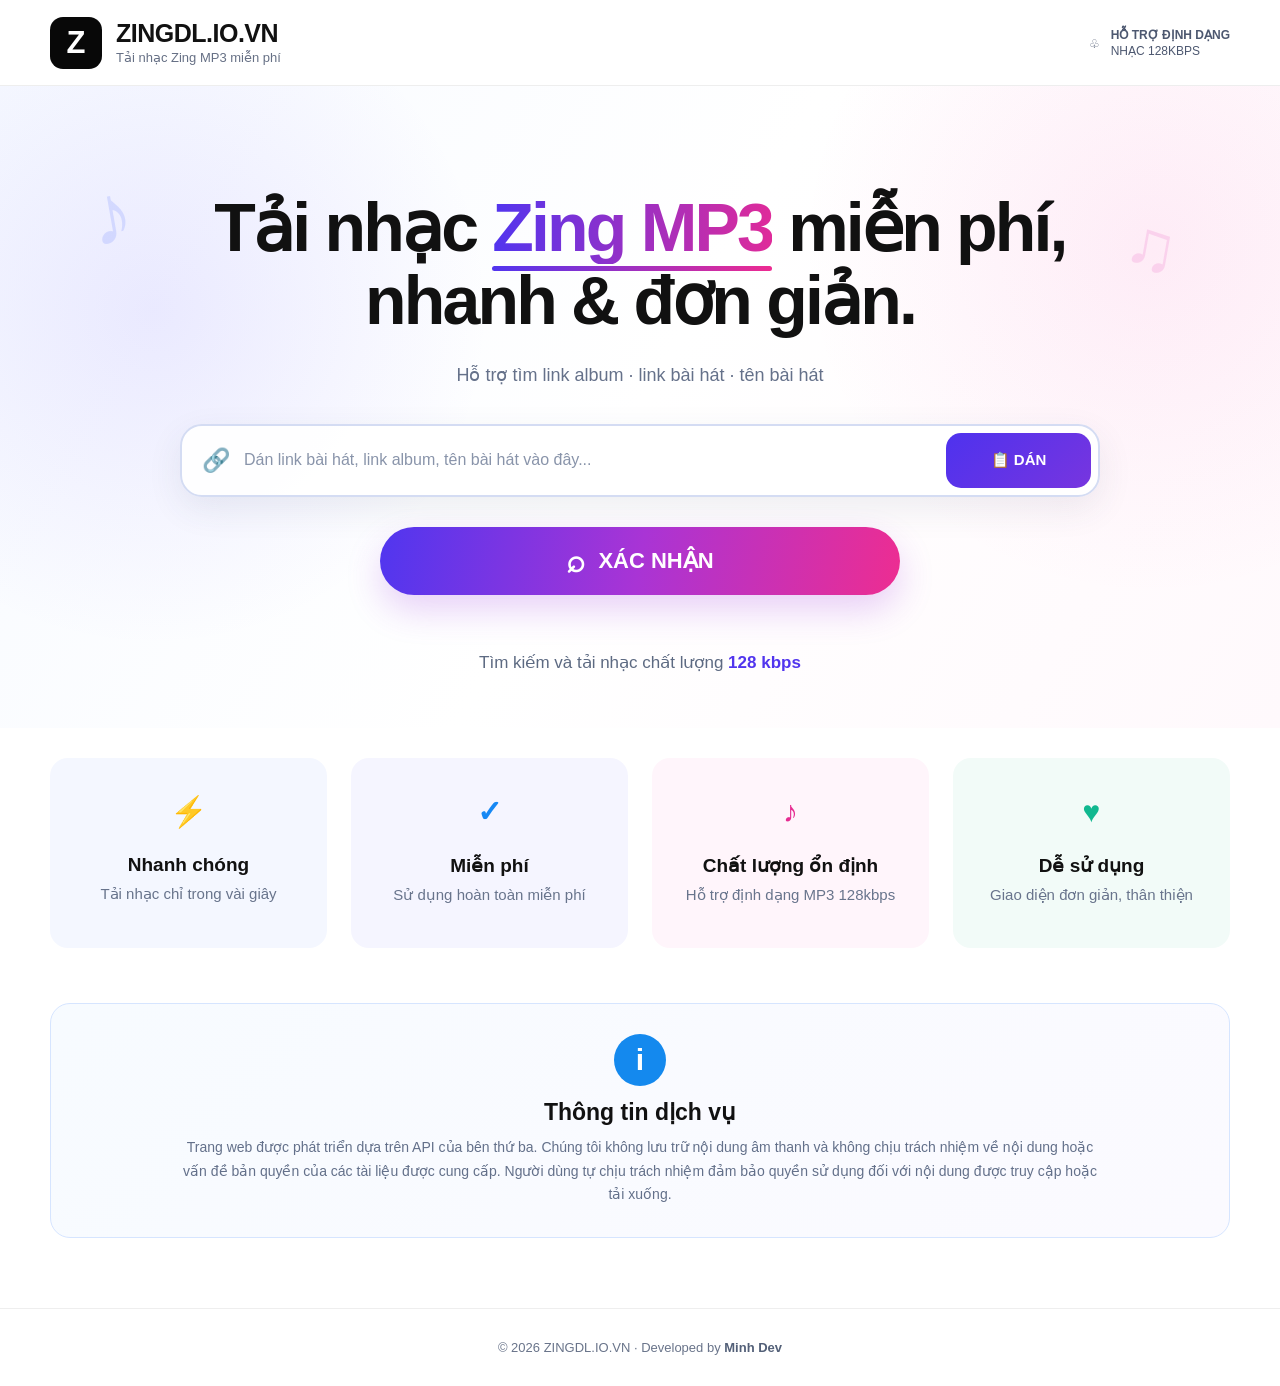
<file: index.html>
<!DOCTYPE html>
<html lang="vi">
<head>
    <meta charset="UTF-8">
    <meta name="viewport" content="width=device-width, initial-scale=1.0">

    <title>ZINGDL.IO.VN - Tải nhạc Zing MP3 miễn phí</title>

    <meta name="description"
          content="ZINGDL.IO.VN - Công cụ tìm kiếm và tải nhạc Zing MP3 nhanh chóng, đơn giản và tiện lợi.">

    <meta name="keywords"
          content="ZINGDL.IO.VN, tải nhạc Zing MP3, tải MP3, download Zing MP3">

    <meta name="robots" content="index, follow">

    <link rel="stylesheet" href="/assets/style.css?v=20260911m">

<!-- ALBUM_LAYOUT_FIX_START -->
<style id="album-layout-fix">

/* ===== KHUNG ALBUM ===== */

#albumBox {
    display: block !important;
    width: 100% !important;
    max-width: 1100px !important;
    margin: 18px auto !important;
    padding: 0 !important;
    box-sizing: border-box !important;
}

/* ===== DANH SÁCH 2 CỘT ===== */

#albumBox #albumList,
#albumBox .album-list {
    display: grid !important;

    grid-template-columns: repeat(2, minmax(0, 1fr)) !important;

    grid-auto-flow: row !important;

    gap: 8px !important;

    width: 100% !important;
    max-width: none !important;

    height: 500px !important;
    max-height: 500px !important;

    overflow-y: auto !important;
    overflow-x: hidden !important;

    padding: 7px !important;
    margin: 0 !important;

    box-sizing: border-box !important;

    background: rgba(255,255,255,.75) !important;

    border: 1px solid #e5e1ef !important;
    border-radius: 12px !important;
}

/* ===== MỖI BÀI 1 Ô RIÊNG ===== */

#albumBox #albumList .album-item,
#albumBox .album-list .album-item {
    display: flex !important;

    flex-direction: row !important;

    align-items: center !important;

    width: 100% !important;
    max-width: none !important;

    height: 46px !important;
    min-height: 46px !important;
    max-height: 46px !important;

    margin: 0 !important;

    padding: 4px 7px !important;

    box-sizing: border-box !important;

    background: #ffffff !important;

    border: 1px solid #e5e2ed !important;

    border-radius: 8px !important;

    box-shadow: 0 1px 4px rgba(60,40,120,.06) !important;

    gap: 6px !important;

    overflow: hidden !important;
}

/* ===== CHECKBOX ===== */

#albumBox .album-item .album-check {
    display: block !important;

    width: 14px !important;
    height: 14px !important;

    min-width: 14px !important;
    max-width: 14px !important;

    margin: 0 !important;
    padding: 0 !important;

    flex: 0 0 14px !important;
}

/* ===== ẢNH SIÊU GỌN ===== */

#albumBox .album-item .album-cover {
    display: block !important;

    width: 32px !important;
    height: 32px !important;

    min-width: 32px !important;
    max-width: 32px !important;

    min-height: 32px !important;
    max-height: 32px !important;

    flex: 0 0 32px !important;

    margin: 0 !important;
    padding: 0 !important;

    object-fit: cover !important;

    border-radius: 5px !important;
}

/* ===== THÔNG TIN ===== */

#albumBox .album-item .album-info {
    display: block !important;

    flex: 1 1 auto !important;

    min-width: 0 !important;
    max-width: none !important;

    overflow: hidden !important;
}

#albumBox .album-item strong {
    display: block !important;

    width: 100% !important;

    margin: 0 !important;
    padding: 0 !important;

    font-size: 11px !important;
    line-height: 14px !important;

    font-weight: 700 !important;

    white-space: nowrap !important;

    overflow: hidden !important;

    text-overflow: ellipsis !important;
}

#albumBox .album-item small {
    display: block !important;

    width: 100% !important;

    margin: 1px 0 0 !important;
    padding: 0 !important;

    font-size: 9px !important;
    line-height: 11px !important;

    color: #777 !important;

    white-space: nowrap !important;

    overflow: hidden !important;

    text-overflow: ellipsis !important;
}

/* ===== DUNG LƯỢNG ===== */

#albumBox .album-item .file-size {
    display: block !important;

    flex: 0 0 auto !important;

    margin: 0 !important;

    padding: 3px 5px !important;

    background: #f0edff !important;

    border-radius: 5px !important;

    color: #4c2bc7 !important;

    font-size: 9px !important;

    line-height: 13px !important;

    font-weight: 700 !important;

    white-space: nowrap !important;
}

/* ===== THANH CUỘN ===== */

#albumBox #albumList::-webkit-scrollbar,
#albumBox .album-list::-webkit-scrollbar {
    width: 6px !important;
}

#albumBox #albumList::-webkit-scrollbar-track,
#albumBox .album-list::-webkit-scrollbar-track {
    background: transparent !important;
}

#albumBox #albumList::-webkit-scrollbar-thumb,
#albumBox .album-list::-webkit-scrollbar-thumb {
    background: #c7c0df !important;
    border-radius: 10px !important;
}

/* ===== MOBILE ===== */

@media (max-width: 700px) {

    #albumBox {
        width: calc(100% - 16px) !important;
    }

    #albumBox #albumList,
    #albumBox .album-list {
        grid-template-columns: 1fr !important;

        height: 460px !important;
        max-height: 460px !important;
    }

    #albumBox .album-item {
        height: 46px !important;
        min-height: 46px !important;
        max-height: 46px !important;
    }

}

</style>
<!-- ALBUM_LAYOUT_FIX_END -->


<!-- SEO_START -->

<title>ZINGDL.IO.VN - Tải MP3 miễn phí, nghe nhạc trực tuyến</title>

<meta name="description"
      content="ZINGDL.IO.VN - Công cụ tìm kiếm, nghe và tải nhạc MP3 trực tuyến. Hỗ trợ tìm bài hát, album và playlist nhanh chóng, giao diện tối ưu cho máy tính và điện thoại.">

<meta name="robots"
      content="index, follow, max-image-preview:large">

<link rel="canonical"
      href="https://zingdl.io.vn/">

<meta name="author"
      content="Minh Dev">

<meta name="theme-color"
      content="#633cff">

<!-- Open Graph -->
<meta property="og:type"
      content="website">

<meta property="og:site_name"
      content="ZINGDL.IO.VN">

<meta property="og:title"
      content="ZINGDL.IO.VN - Tải MP3 miễn phí">

<meta property="og:description"
      content="Tìm kiếm, nghe và tải nhạc MP3 trực tuyến nhanh chóng với ZINGDL.IO.VN.">

<meta property="og:url"
      content="https://zingdl.io.vn/">

<!-- Twitter -->
<meta name="twitter:card"
      content="summary">

<meta name="twitter:title"
      content="ZINGDL.IO.VN - Tải MP3 miễn phí">

<meta name="twitter:description"
      content="Tìm kiếm, nghe và tải nhạc MP3 trực tuyến nhanh chóng.">

<!-- JSON-LD -->
<script type="application/ld+json">
{
  "@context": "https://schema.org",
  "@type": "WebSite",
  "name": "ZINGDL.IO.VN",
  "url": "https://zingdl.io.vn/",
  "description": "Công cụ tìm kiếm, nghe và tải nhạc MP3 trực tuyến.",
  "publisher": {
    "@type": "Organization",
    "name": "Minh Dev"
  },
  "potentialAction": {
    "@type": "SearchAction",
    "target": {
      "@type": "EntryPoint",
      "urlTemplate": "https://zingdl.io.vn/?q={search_term_string}"
    },
    "query-input": "required name=search_term_string"
  }
}
</script>

<!-- SEO_END -->


    <link rel="icon" href="/favicon.ico?v=20260912" type="image/x-icon">
    <link rel="shortcut icon" href="/favicon.ico?v=20260912" type="image/x-icon">
    <link rel="icon" href="/favicon-32.png?v=20260912" type="image/png" sizes="32x32">
    <link rel="icon" href="/favicon-16.png?v=20260912" type="image/png" sizes="16x16">
    <link rel="apple-touch-icon" href="/apple-touch-icon.png?v=20260912" sizes="180x180">

</head>

<body>

<header class="header">
    <div class="header-inner">

        <a href="/" class="brand">
            <div class="brand-logo">Z</div>

            <div class="brand-name">
                <strong>ZINGDL.IO.VN</strong>
                <span>Tải nhạc Zing MP3 miễn phí</span>
            </div>
        </a>

        <div class="header-support">
            <span class="headphone">♧</span>
            <div>
                <strong>HỖ TRỢ ĐỊNH DẠNG</strong>
                <span>NHẠC 128KBPS</span>
            </div>
        </div>

    </div>
</header>


<main>

<section class="hero">

    <div class="music-note note-left">♪</div>
    <div class="music-note note-right">♫</div>

    <div class="hero-content">

        <h1>
            Tải nhạc
            <span>Zing MP3</span>
            miễn phí,<br>
            nhanh &amp; đơn giản.
        </h1>

        <p class="subtitle">
            Hỗ trợ tìm link album · link bài hát · tên bài hát
        </p>


        <form id="searchForm" class="search-form">

            <div class="input-wrapper">

                <span class="link-icon">🔗</span>

                <input
                    id="url"
                    type="text"
                    placeholder="Dán link bài hát, link album, tên bài hát vào đây..."
                    autocomplete="off"
                    required
                >

                <button
                    id="pasteButton"
                    type="button"
                    class="paste-btn"
                >
                    📋 DÁN
                </button>

            </div>

            <button
                id="submit"
                type="submit"
                class="confirm-btn"
            >
                <span class="search-icon">⌕</span>
                XÁC NHẬN
            </button>

        </form>

        <div id="status" class="status"></div>

        <section id="result" class="result-card" hidden>

            <img id="cover" alt="Ảnh bài hát">

            <div class="song-info">

                <h2 id="title"></h2>

                <p id="artist"></p>

                <audio id="player" controls></audio>

                <a
                    id="download"
                    class="download-button"
                    href="#"
                >
                    ⬇ TẢI MP3 128KBPS
                </a>

            </div>

        </section>

        <section id="albumBox" class="album-box" hidden>

            <div class="album-header">

                <div>
                    <span class="small-label">ALBUM / PLAYLIST</span>
                    <h2 id="albumTitle"></h2>
                </div>

                <button
                    id="selectAll"
                    type="button"
                    class="select-all-button"
                >
                    ☑ CHỌN TẤT CẢ
                </button>

            </div>

            <div id="albumList" class="album-list"></div>

            <button
                id="downloadAll"
                type="button"
                class="download-all-button"
            >
                ⬇ TẢI TẤT CẢ
            </button>

        </section>

        <div class="quality-text">
            Tìm kiếm và tải nhạc chất lượng
            <strong>128 kbps</strong>
        </div>

    </div>

</section>


<section class="features">

    <div class="feature-card feature-blue">
        <div class="feature-icon">⚡</div>
        <h3>Nhanh chóng</h3>
        <p>Tải nhạc chỉ trong vài giây</p>
    </div>

    <div class="feature-card feature-purple">
        <div class="feature-icon">✓</div>
        <h3>Miễn phí</h3>
        <p>Sử dụng hoàn toàn miễn phí</p>
    </div>

    <div class="feature-card feature-pink">
        <div class="feature-icon">♪</div>
        <h3>Chất lượng ổn định</h3>
        <p>Hỗ trợ định dạng MP3 128kbps</p>
    </div>

    <div class="feature-card feature-green">
        <div class="feature-icon">♥</div>
        <h3>Dễ sử dụng</h3>
        <p>Giao diện đơn giản, thân thiện</p>
    </div>

</section>


<section class="service-section">

    <div class="service-box">

        <div class="service-icon">i</div>

        <h2>Thông tin dịch vụ</h2>

        <p>
            Trang web được phát triển dựa trên API của bên thứ ba.
            Chúng tôi không lưu trữ nội dung âm thanh và không chịu trách nhiệm
            về nội dung hoặc vấn đề bản quyền của các tài liệu được cung cấp.
            Người dùng tự chịu trách nhiệm đảm bảo quyền sử dụng đối với nội dung
            được truy cập hoặc tải xuống.
        </p>

    </div>

</section>

</main>


<footer class="footer">

    <p>
        © 2026 ZINGDL.IO.VN · Developed by <strong>Minh Dev</strong>
    </p>

</footer>





<script src="/assets/app.js?v=20260911g"></script>
</body>
</html>
</file>
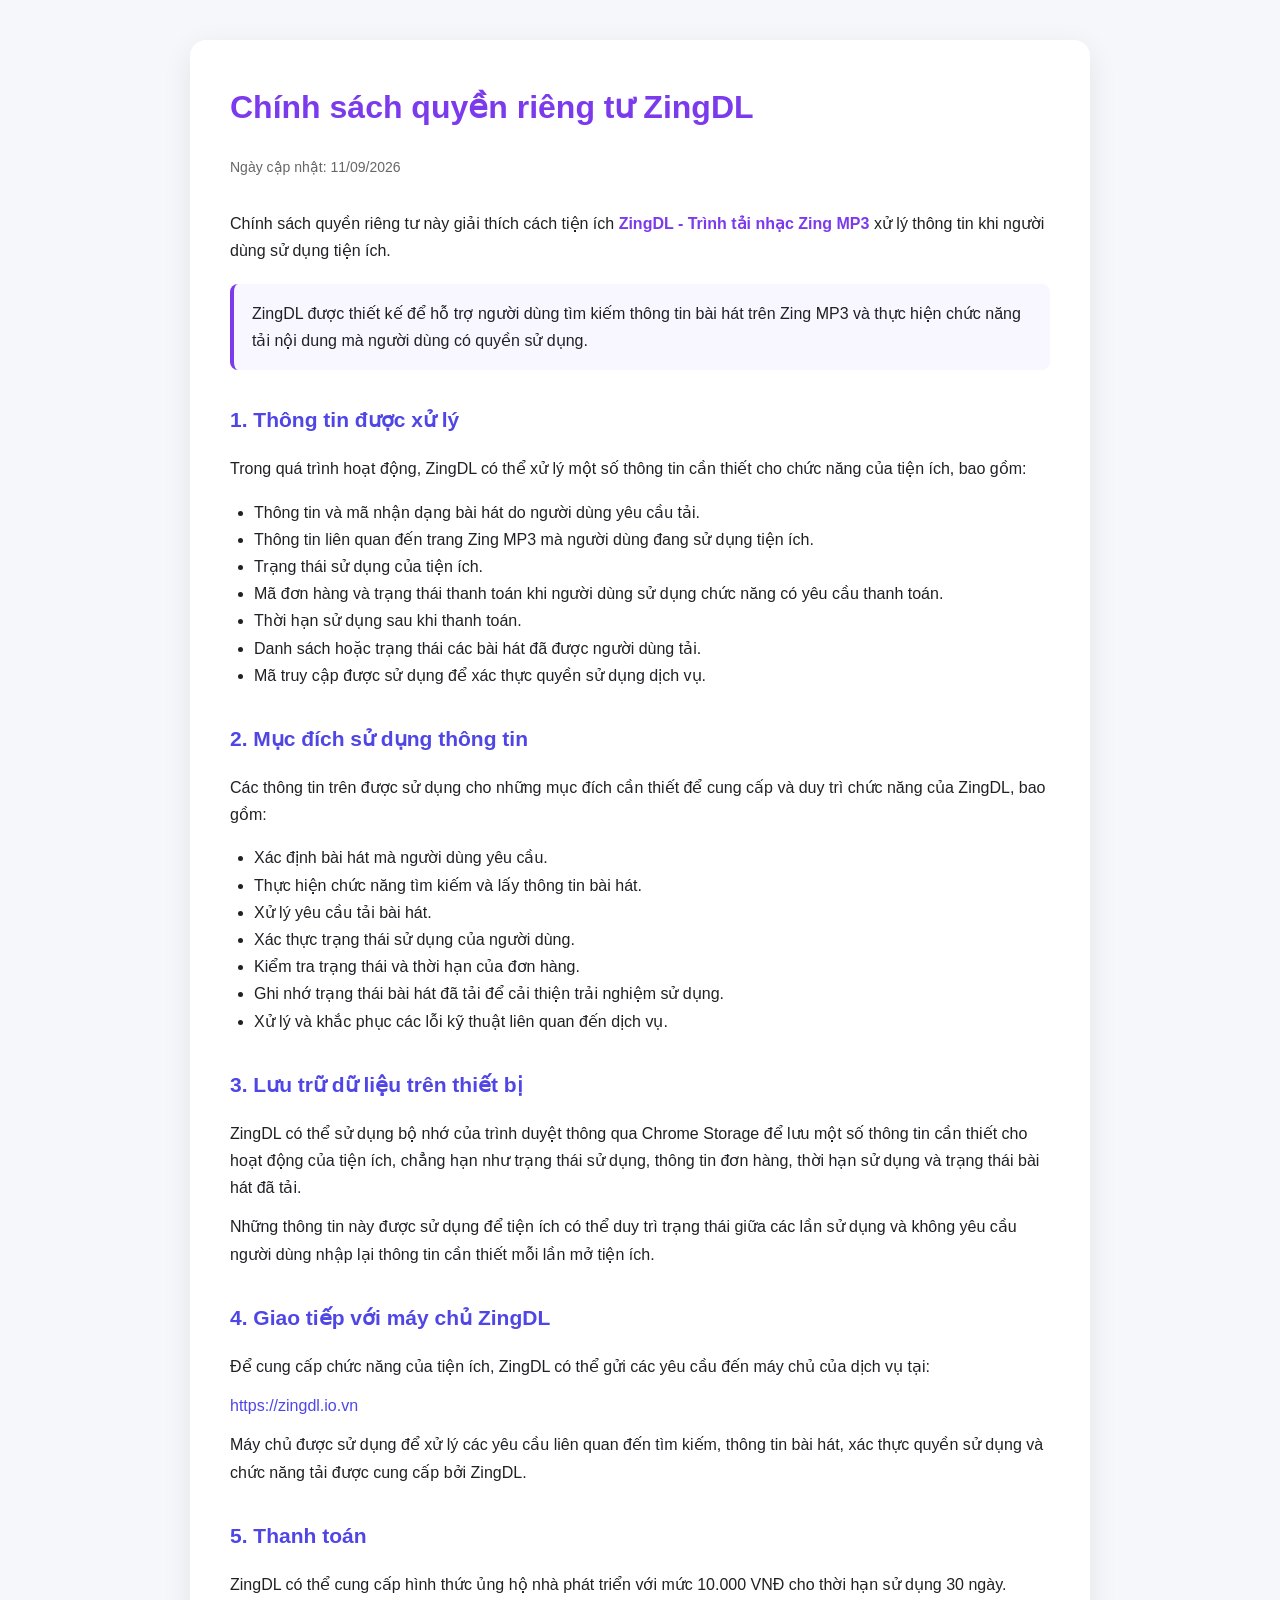
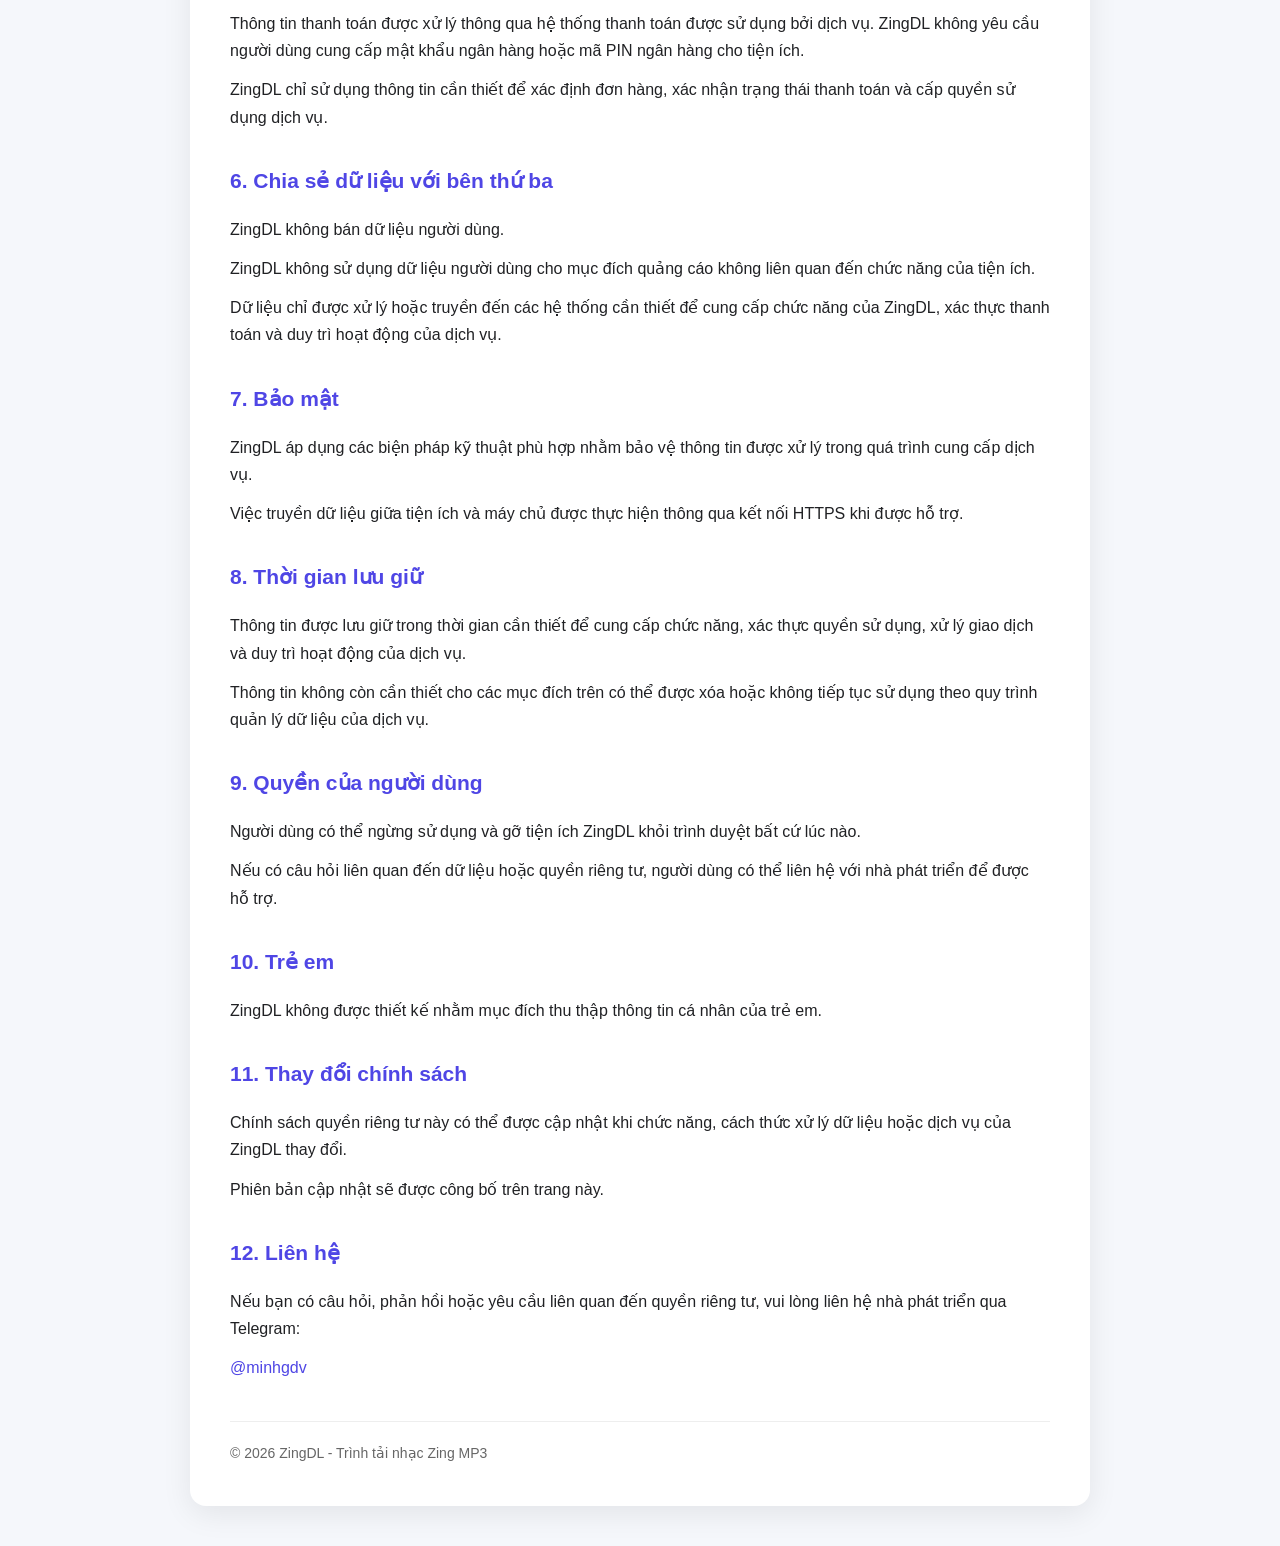
<file: privacy-policy/index.html>
<!DOCTYPE html>
<html lang="vi">
<head>
  <meta charset="UTF-8">
  <meta name="viewport" content="width=device-width, initial-scale=1.0">
  <title>Chính sách quyền riêng tư - ZingDL</title>
  <meta name="description" content="Chính sách quyền riêng tư của tiện ích ZingDL - Trình tải nhạc Zing MP3.">
  <style>
    * {
      box-sizing: border-box;
    }

    body {
      margin: 0;
      font-family: Arial, Helvetica, sans-serif;
      background: #f5f7fb;
      color: #202124;
      line-height: 1.7;
    }

    .container {
      width: min(900px, calc(100% - 32px));
      margin: 40px auto;
      background: #fff;
      padding: 40px;
      border-radius: 16px;
      box-shadow: 0 8px 30px rgba(0,0,0,.08);
    }

    h1 {
      margin-top: 0;
      color: #7c3aed;
      font-size: 32px;
    }

    h2 {
      margin-top: 32px;
      color: #4f46e5;
      font-size: 21px;
    }

    p {
      margin: 12px 0;
    }

    ul {
      padding-left: 24px;
    }

    .brand {
      font-weight: 700;
      color: #7c3aed;
    }

    .updated {
      color: #666;
      font-size: 14px;
      margin-bottom: 30px;
    }

    .box {
      background: #f8f7ff;
      border-left: 4px solid #7c3aed;
      padding: 16px 18px;
      border-radius: 8px;
      margin: 20px 0;
    }

    a {
      color: #4f46e5;
      text-decoration: none;
    }

    a:hover {
      text-decoration: underline;
    }

    footer {
      margin-top: 40px;
      padding-top: 20px;
      border-top: 1px solid #eee;
      color: #666;
      font-size: 14px;
    }

    @media (max-width: 600px) {
      .container {
        padding: 24px 20px;
        margin: 20px auto;
      }

      h1 {
        font-size: 26px;
      }

      h2 {
        font-size: 19px;
      }
    }
  </style>
</head>

<body>
  <main class="container">

    <h1>Chính sách quyền riêng tư ZingDL</h1>

    <div class="updated">
      Ngày cập nhật: 11/09/2026
    </div>

    <p>
      Chính sách quyền riêng tư này giải thích cách tiện ích
      <span class="brand">ZingDL - Trình tải nhạc Zing MP3</span>
      xử lý thông tin khi người dùng sử dụng tiện ích.
    </p>

    <div class="box">
      ZingDL được thiết kế để hỗ trợ người dùng tìm kiếm thông tin bài hát
      trên Zing MP3 và thực hiện chức năng tải nội dung mà người dùng có
      quyền sử dụng.
    </div>

    <h2>1. Thông tin được xử lý</h2>

    <p>
      Trong quá trình hoạt động, ZingDL có thể xử lý một số thông tin cần
      thiết cho chức năng của tiện ích, bao gồm:
    </p>

    <ul>
      <li>Thông tin và mã nhận dạng bài hát do người dùng yêu cầu tải.</li>
      <li>Thông tin liên quan đến trang Zing MP3 mà người dùng đang sử dụng tiện ích.</li>
      <li>Trạng thái sử dụng của tiện ích.</li>
      <li>Mã đơn hàng và trạng thái thanh toán khi người dùng sử dụng chức năng có yêu cầu thanh toán.</li>
      <li>Thời hạn sử dụng sau khi thanh toán.</li>
      <li>Danh sách hoặc trạng thái các bài hát đã được người dùng tải.</li>
      <li>Mã truy cập được sử dụng để xác thực quyền sử dụng dịch vụ.</li>
    </ul>

    <h2>2. Mục đích sử dụng thông tin</h2>

    <p>
      Các thông tin trên được sử dụng cho những mục đích cần thiết để
      cung cấp và duy trì chức năng của ZingDL, bao gồm:
    </p>

    <ul>
      <li>Xác định bài hát mà người dùng yêu cầu.</li>
      <li>Thực hiện chức năng tìm kiếm và lấy thông tin bài hát.</li>
      <li>Xử lý yêu cầu tải bài hát.</li>
      <li>Xác thực trạng thái sử dụng của người dùng.</li>
      <li>Kiểm tra trạng thái và thời hạn của đơn hàng.</li>
      <li>Ghi nhớ trạng thái bài hát đã tải để cải thiện trải nghiệm sử dụng.</li>
      <li>Xử lý và khắc phục các lỗi kỹ thuật liên quan đến dịch vụ.</li>
    </ul>

    <h2>3. Lưu trữ dữ liệu trên thiết bị</h2>

    <p>
      ZingDL có thể sử dụng bộ nhớ của trình duyệt thông qua
      Chrome Storage để lưu một số thông tin cần thiết cho hoạt động
      của tiện ích, chẳng hạn như trạng thái sử dụng, thông tin đơn hàng,
      thời hạn sử dụng và trạng thái bài hát đã tải.
    </p>

    <p>
      Những thông tin này được sử dụng để tiện ích có thể duy trì trạng thái
      giữa các lần sử dụng và không yêu cầu người dùng nhập lại thông tin
      cần thiết mỗi lần mở tiện ích.
    </p>

    <h2>4. Giao tiếp với máy chủ ZingDL</h2>

    <p>
      Để cung cấp chức năng của tiện ích, ZingDL có thể gửi các yêu cầu
      đến máy chủ của dịch vụ tại:
    </p>

    <p>
      <a href="https://zingdl.io.vn" target="_blank" rel="noopener">
        https://zingdl.io.vn
      </a>
    </p>

    <p>
      Máy chủ được sử dụng để xử lý các yêu cầu liên quan đến tìm kiếm,
      thông tin bài hát, xác thực quyền sử dụng và chức năng tải được
      cung cấp bởi ZingDL.
    </p>

    <h2>5. Thanh toán</h2>

    <p>
      ZingDL có thể cung cấp hình thức ủng hộ nhà phát triển với mức
      10.000 VNĐ cho thời hạn sử dụng 30 ngày.
    </p>

    <p>
      Thông tin thanh toán được xử lý thông qua hệ thống thanh toán được
      sử dụng bởi dịch vụ. ZingDL không yêu cầu người dùng cung cấp mật khẩu
      ngân hàng hoặc mã PIN ngân hàng cho tiện ích.
    </p>

    <p>
      ZingDL chỉ sử dụng thông tin cần thiết để xác định đơn hàng,
      xác nhận trạng thái thanh toán và cấp quyền sử dụng dịch vụ.
    </p>

    <h2>6. Chia sẻ dữ liệu với bên thứ ba</h2>

    <p>
      ZingDL không bán dữ liệu người dùng.
    </p>

    <p>
      ZingDL không sử dụng dữ liệu người dùng cho mục đích quảng cáo
      không liên quan đến chức năng của tiện ích.
    </p>

    <p>
      Dữ liệu chỉ được xử lý hoặc truyền đến các hệ thống cần thiết để
      cung cấp chức năng của ZingDL, xác thực thanh toán và duy trì hoạt động
      của dịch vụ.
    </p>

    <h2>7. Bảo mật</h2>

    <p>
      ZingDL áp dụng các biện pháp kỹ thuật phù hợp nhằm bảo vệ thông tin
      được xử lý trong quá trình cung cấp dịch vụ.
    </p>

    <p>
      Việc truyền dữ liệu giữa tiện ích và máy chủ được thực hiện thông qua
      kết nối HTTPS khi được hỗ trợ.
    </p>

    <h2>8. Thời gian lưu giữ</h2>

    <p>
      Thông tin được lưu giữ trong thời gian cần thiết để cung cấp chức năng,
      xác thực quyền sử dụng, xử lý giao dịch và duy trì hoạt động của dịch vụ.
    </p>

    <p>
      Thông tin không còn cần thiết cho các mục đích trên có thể được xóa
      hoặc không tiếp tục sử dụng theo quy trình quản lý dữ liệu của dịch vụ.
    </p>

    <h2>9. Quyền của người dùng</h2>

    <p>
      Người dùng có thể ngừng sử dụng và gỡ tiện ích ZingDL khỏi trình duyệt
      bất cứ lúc nào.
    </p>

    <p>
      Nếu có câu hỏi liên quan đến dữ liệu hoặc quyền riêng tư, người dùng
      có thể liên hệ với nhà phát triển để được hỗ trợ.
    </p>

    <h2>10. Trẻ em</h2>

    <p>
      ZingDL không được thiết kế nhằm mục đích thu thập thông tin cá nhân
      của trẻ em.
    </p>

    <h2>11. Thay đổi chính sách</h2>

    <p>
      Chính sách quyền riêng tư này có thể được cập nhật khi chức năng,
      cách thức xử lý dữ liệu hoặc dịch vụ của ZingDL thay đổi.
    </p>

    <p>
      Phiên bản cập nhật sẽ được công bố trên trang này.
    </p>

    <h2>12. Liên hệ</h2>

    <p>
      Nếu bạn có câu hỏi, phản hồi hoặc yêu cầu liên quan đến quyền riêng tư,
      vui lòng liên hệ nhà phát triển qua Telegram:
    </p>

    <p>
      <a href="https://t.me/minhgdv" target="_blank" rel="noopener">
        @minhgdv
      </a>
    </p>

    <footer>
      © 2026 ZingDL - Trình tải nhạc Zing MP3
    </footer>

  </main>
</body>
</html>
</file>
<file: assets/style.css>
* {
    box-sizing: border-box;
    margin: 0;
    padding: 0;
}

:root {
    --text: #111111;
    --muted: #68738a;
    --border: #e4e7ee;
    --purple: #5738f5;
    --pink: #ed2b91;
}

html {
    scroll-behavior: smooth;
}

body {
    min-height: 100vh;
    font-family:
        -apple-system,
        BlinkMacSystemFont,
        "Segoe UI",
        Roboto,
        Arial,
        sans-serif;

    color: var(--text);
    background: #ffffff;
}

button,
input {
    font-family: inherit;
}

button {
    cursor: pointer;
}

.header {
    height: 86px;
    border-bottom: 1px solid #eeeeee;
    background: rgba(255,255,255,.96);
}

.header-inner {
    width: min(1180px, calc(100% - 40px));
    height: 100%;
    margin: auto;

    display: flex;
    align-items: center;
    justify-content: space-between;
}

.brand {
    display: flex;
    align-items: center;
    gap: 14px;
    text-decoration: none;
    color: #111;
}

.brand-logo {
    width: 52px;
    height: 52px;

    display: flex;
    align-items: center;
    justify-content: center;

    border-radius: 13px;
    background: #080808;
    color: white;

    font-size: 31px;
    font-weight: 900;
}

.brand-name {
    display: flex;
    flex-direction: column;
    line-height: 1.15;
}

.brand-name strong {
    font-size: 25px;
    font-weight: 850;
    letter-spacing: -.5px;
}

.brand-name span {
    margin-top: 4px;
    color: #667085;
    font-size: 13px;
}

.header-support {
    display: flex;
    align-items: center;
    gap: 11px;

    color: #4d5870;
    font-size: 13px;
}

.header-support strong,
.header-support span {
    display: block;
}

.header-support strong {
    font-size: 12px;
}

.header-support span {
    margin-top: 2px;
    font-size: 12px;
}

.headphone {
    font-size: 30px;
}


/* HERO */

.hero {
    position: relative;
    overflow: hidden;

    padding: 105px 20px 55px;

    background:
        radial-gradient(
            circle at 12% 35%,
            rgba(92, 71, 255, .10),
            transparent 28%
        ),
        radial-gradient(
            circle at 90% 25%,
            rgba(244, 73, 174, .09),
            transparent 28%
        ),
        linear-gradient(
            120deg,
            #f7faff 0%,
            #ffffff 50%,
            #fff9fc 100%
        );
}

.hero-content {
    position: relative;
    z-index: 2;

    width: min(1000px, 100%);
    margin: auto;

    text-align: center;
}

.hero h1 {
    font-size: clamp(42px, 6vw, 68px);
    line-height: 1.08;
    letter-spacing: -2.8px;
    font-weight: 850;
}

.hero h1 span {
    display: inline-block;

    background: linear-gradient(
        90deg,
        #5135ef,
        #df2b9a
    );

    -webkit-background-clip: text;
    background-clip: text;
    color: transparent;

    position: relative;
}

.hero h1 span::after {
    content: "";

    position: absolute;
    left: 0;
    right: 0;
    bottom: -7px;

    height: 5px;

    border-radius: 20px;

    background: linear-gradient(
        90deg,
        #5135ef,
        #ed2b91
    );
}

.subtitle {
    margin-top: 26px;

    color: #65718a;
    font-size: 18px;
}


/* SEARCH */

.search-form {
    width: min(920px, 100%);
    margin: 38px auto 0;
}

.input-wrapper {
    width: 100%;
    min-height: 70px;

    display: flex;
    align-items: center;

    padding: 7px;

    border: 2px solid #d4dcf3;
    border-radius: 22px;

    background: rgba(255,255,255,.95);

    box-shadow:
        0 12px 35px rgba(53, 61, 100, .09);
}

.link-icon {
    width: 55px;
    flex: 0 0 55px;

    color: #68748c;

    font-size: 23px;
}

.input-wrapper input {
    flex: 1;
    min-width: 0;

    height: 55px;

    border: 0;
    outline: none;

    background: transparent;

    color: #1d2638;

    font-size: 16px;
}

.input-wrapper input::placeholder {
    color: #8994aa;
}


/* DÁN BÊN PHẢI */

.paste-btn {
    height: 55px;
    min-width: 145px;

    border: 0;
    border-radius: 15px;

    background: linear-gradient(
        135deg,
        #4e32ee,
        #7735df
    );

    color: #fff;

    font-size: 15px;
    font-weight: 800;

    transition: .2s;
}

.paste-btn:hover {
    transform: translateY(-1px);

    box-shadow:
        0 8px 20px rgba(86, 52, 238, .25);
}


/* XÁC NHẬN */

.confirm-btn {
    display: flex;
    align-items: center;
    justify-content: center;
    gap: 13px;

    width: min(520px, 100%);
    height: 68px;

    margin: 30px auto 0;

    border: 0;
    border-radius: 40px;

    background: linear-gradient(
        100deg,
        #5036ef,
        #a934d5,
        #ed2d91
    );

    color: white;

    font-size: 22px;
    font-weight: 850;

    box-shadow:
        0 15px 35px rgba(150, 47, 218, .22);

    transition: .2s;
}

.confirm-btn:hover {
    transform: translateY(-2px);

    box-shadow:
        0 18px 40px rgba(150, 47, 218, .30);
}

.search-icon {
    font-size: 32px;
    line-height: 1;
}

.quality-text {
    margin-top: 25px;

    color: #5d6a82;
    font-size: 17px;
}

.quality-text strong {
    color: #5135ee;
}


/* MUSIC DECORATION */

.music-note {
    position: absolute;

    color: rgba(91, 116, 255, .18);

    font-weight: 900;
    pointer-events: none;
}

.note-left {
    left: 7%;
    top: 80px;
    font-size: 85px;
    transform: rotate(-10deg);
}

.note-right {
    right: 8%;
    top: 120px;
    color: rgba(225, 58, 180, .15);
    font-size: 70px;
    transform: rotate(10deg);
}


/* FEATURES */

.features {
    width: min(1180px, calc(100% - 40px));
    margin: 0 auto;

    padding: 30px 0 55px;

    display: grid;
    grid-template-columns: repeat(4, 1fr);
    gap: 24px;
}

.feature-card {
    min-height: 190px;

    padding: 27px 20px;

    text-align: center;

    border-radius: 18px;

    background: #fafbff;
}

.feature-icon {
    width: 54px;
    height: 54px;

    margin: 0 auto 15px;

    display: flex;
    align-items: center;
    justify-content: center;

    border-radius: 15px;

    font-size: 30px;
    font-weight: 900;
}

.feature-card h3 {
    font-size: 19px;
    margin-bottom: 7px;
}

.feature-card p {
    color: #68748c;
    font-size: 15px;
    line-height: 1.5;
}

.feature-blue {
    background: #f4f7ff;
}

.feature-blue .feature-icon {
    color: #5437ed;
}

.feature-purple {
    background: #f5f5ff;
}

.feature-purple .feature-icon {
    color: #1688f4;
}

.feature-pink {
    background: #fff5fb;
}

.feature-pink .feature-icon {
    color: #e62c91;
}

.feature-green {
    background: #f2fbf8;
}

.feature-green .feature-icon {
    color: #11b890;
}


/* SERVICE */

.service-section {
    width: min(1180px, calc(100% - 40px));
    margin: auto;

    padding: 0 0 70px;
}

.service-box {
    padding: 30px 45px;

    border: 1px solid #d6e5ff;
    border-radius: 20px;

    background: linear-gradient(
        135deg,
        #f7fbff,
        #fbfaff
    );

    text-align: center;
}

.service-icon {
    width: 52px;
    height: 52px;

    margin: 0 auto 13px;

    display: flex;
    align-items: center;
    justify-content: center;

    border-radius: 50%;

    background: #1489ee;
    color: white;

    font-size: 30px;
    font-weight: 800;
}

.service-box h2 {
    margin-bottom: 10px;

    font-size: 23px;
}

.service-box p {
    max-width: 920px;
    margin: auto;

    color: #63708a;

    font-size: 14px;
    line-height: 1.7;
}


/* RESULT */

.result-card {
    width: 100%;
    margin-top: 28px;

    text-align: left;
}

.result-card img {
    max-width: 100%;
}

.error-box {
    display: none;

    margin: 15px auto 0;

    max-width: 800px;

    padding: 12px 16px;

    border-radius: 10px;

    background: #fff1f1;
    color: #c62828;

    font-size: 14px;
}


/* FOOTER */

.footer {
    min-height: 78px;

    border-top: 1px solid #eeeeee;

    display: flex;
    align-items: center;
    justify-content: center;

    padding: 22px 15px;

    background: #ffffff;

    color: #69748a;

    text-align: center;

    font-size: 13px;
}

.footer strong {
    color: #536078;
}


/* MOBILE */

@media (max-width: 760px) {

    .header {
        height: 72px;
    }

    .header-inner {
        width: calc(100% - 24px);
    }

    .brand {
        gap: 9px;
    }

    .brand-logo {
        width: 43px;
        height: 43px;
        border-radius: 11px;
        font-size: 25px;
    }

    .brand-name strong {
        font-size: 18px;
    }

    .brand-name span {
        font-size: 10px;
    }

    .header-support {
        display: none;
    }

    .hero {
        padding: 70px 14px 45px;
    }

    .hero h1 {
        font-size: 39px;
        letter-spacing: -1.7px;
    }

    .hero h1 span::after {
        height: 4px;
        bottom: -5px;
    }

    .subtitle {
        margin-top: 22px;
        font-size: 14px;
    }

    .search-form {
        margin-top: 30px;
    }

    .input-wrapper {
        min-height: 62px;
        border-radius: 17px;
        padding: 5px;
    }

    .link-icon {
        width: 38px;
        flex-basis: 38px;
        font-size: 17px;
    }

    .input-wrapper input {
        height: 50px;
        font-size: 13px;
    }

    .paste-btn {
        height: 50px;
        min-width: 80px;
        padding: 0 12px;
        border-radius: 12px;
        font-size: 13px;
    }

    .confirm-btn {
        height: 59px;
        margin-top: 22px;
        font-size: 18px;
    }

    .search-icon {
        font-size: 27px;
    }

    .quality-text {
        font-size: 14px;
        margin-top: 18px;
    }

    .music-note {
        opacity: .6;
    }

    .note-left {
        left: -12px;
        top: 45px;
        font-size: 55px;
    }

    .note-right {
        right: -5px;
        top: 110px;
        font-size: 50px;
    }

    .features {
        width: calc(100% - 28px);

        grid-template-columns: repeat(2, 1fr);

        gap: 12px;

        padding-top: 20px;
        padding-bottom: 40px;
    }

    .feature-card {
        min-height: 165px;
        padding: 20px 10px;
    }

    .feature-icon {
        width: 44px;
        height: 44px;
        font-size: 24px;
        margin-bottom: 10px;
    }

    .feature-card h3 {
        font-size: 16px;
    }

    .feature-card p {
        font-size: 12px;
    }

    .service-section {
        width: calc(100% - 28px);
        padding-bottom: 45px;
    }

    .service-box {
        padding: 25px 18px;
    }

    .service-box h2 {
        font-size: 20px;
    }

    .service-box p {
        font-size: 13px;
        line-height: 1.65;
    }

    .footer {
        min-height: 65px;
        font-size: 12px;
    }
}


@media (max-width: 420px) {

    .hero h1 {
        font-size: 34px;
    }

    .paste-btn {
        min-width: 73px;
        padding: 0 8px;
        font-size: 12px;
    }

    .input-wrapper input {
        font-size: 12px;
    }

    .features {
        grid-template-columns: 1fr 1fr;
    }
}

/* ===== RESULT CARD GỌN ===== */

#result.result-card {
    width: min(760px, calc(100% - 30px));
    margin: 22px auto 0;
    padding: 14px;
    display: flex;
    align-items: center;
    gap: 16px;
    border-radius: 18px;
    background: rgba(255,255,255,.96);
    box-shadow: 0 10px 28px rgba(65,45,120,.10);
    border: 1px solid rgba(110,80,200,.10);
    box-sizing: border-box;
}

#result #cover {
    width: 110px;
    height: 110px;
    flex: 0 0 110px;
    object-fit: cover;
    border-radius: 14px;
    display: block;
    box-shadow: 0 6px 18px rgba(0,0,0,.12);
}

#result .song-info {
    min-width: 0;
    flex: 1;
    display: flex;
    flex-direction: column;
    align-items: flex-start;
}

#result #title {
    margin: 0 0 3px;
    font-size: 21px;
    line-height: 1.25;
    font-weight: 800;
    color: #202033;
}

#result #artist {
    margin: 0 0 10px;
    font-size: 14px;
    color: #77758a;
}

#result #player {
    width: 100%;
    height: 42px;
    display: block;
    margin: 0 0 9px;
}

#result #download {
    display: inline-flex;
    align-items: center;
    justify-content: center;
    min-height: 36px;
    padding: 0 15px;
    border-radius: 10px;
    text-decoration: none;
    background: linear-gradient(100deg,#5036ef,#a934d5);
    color: #fff;
    font-size: 13px;
    font-weight: 700;
    box-sizing: border-box;
}

#result #download:hover {
    transform: translateY(-1px);
}

#status {
    text-align: center;
    margin: 8px auto 0;
    font-size: 14px;
}

@media (max-width: 600px) {

    #result.result-card {
        width: calc(100% - 24px);
        padding: 12px;
        gap: 12px;
        border-radius: 16px;
    }

    #result #cover {
        width: 85px;
        height: 85px;
        flex-basis: 85px;
        border-radius: 11px;
    }

    #result #title {
        font-size: 17px;
    }

    #result #artist {
        font-size: 13px;
        margin-bottom: 7px;
    }

    #result #player {
        height: 40px;
    }

    #result #download {
        width: 100%;
    }
}


/* Ẩn kết quả hoàn toàn cho đến khi tìm thấy bài hát */
#result[hidden],
#albumBox[hidden] {
    display: none !important;
}


/* ===== DANH SÁCH ALBUM / PLAYLIST ===== */

.album-box {
    width: min(900px, calc(100% - 30px));
    margin: 22px auto 0;
    padding: 16px;
    box-sizing: border-box;
    background: rgba(255,255,255,.97);
    border: 1px solid rgba(110,80,200,.10);
    border-radius: 18px;
    box-shadow: 0 10px 28px rgba(65,45,120,.10);
}

.album-header {
    display: flex;
    align-items: center;
    justify-content: space-between;
    gap: 12px;
    margin-bottom: 12px;
}

.album-header h2 {
    margin: 3px 0 0;
    font-size: 20px;
    color: #202033;
}

.small-label {
    font-size: 11px;
    font-weight: 800;
    color: #806ee8;
    letter-spacing: .5px;
}

.album-list {
    display: grid;
    grid-template-columns: 1fr 1fr;
    grid-auto-flow: row;
    gap: 8px;
    max-height: 560px;
    overflow-y: auto;
    padding: 3px;
    box-sizing: border-box;
}

.album-list::-webkit-scrollbar {
    width: 7px;
}

.album-list::-webkit-scrollbar-thumb {
    border-radius: 20px;
    background: #c9c1ef;
}

.album-item {
    min-width: 0;
    min-height: 66px;
    display: flex;
    align-items: center;
    gap: 9px;
    padding: 7px 9px;
    box-sizing: border-box;
    border: 1px solid #eeeaf8;
    border-radius: 12px;
    background: #fff;
}

.album-item:hover {
    background: #faf8ff;
}

.album-item .album-cover {
    width: 48px;
    height: 48px;
    flex: 0 0 48px;
    object-fit: cover;
    border-radius: 8px;
}

.album-item .album-check {
    width: 17px;
    height: 17px;
    flex: 0 0 17px;
    cursor: pointer;
}

.album-item .album-info {
    min-width: 0;
    flex: 1;
}

.album-item strong {
    display: block;
    overflow: hidden;
    text-overflow: ellipsis;
    white-space: nowrap;
    font-size: 13px;
    line-height: 1.35;
    color: #272536;
}

.album-item small {
    display: block;
    margin-top: 3px;
    overflow: hidden;
    text-overflow: ellipsis;
    white-space: nowrap;
    font-size: 11px;
    color: #858294;
}

.album-item .file-size {
    flex: 0 0 auto;
    font-size: 10px;
    font-weight: 700;
    color: #7966d8;
    white-space: nowrap;
}

.select-all-button,
.download-all-button {
    border: 0;
    cursor: pointer;
    border-radius: 9px;
    font-weight: 700;
}

.select-all-button {
    padding: 8px 11px;
    background: #f1effc;
    color: #6552c9;
    font-size: 12px;
}

.download-all-button {
    width: 100%;
    min-height: 40px;
    margin-top: 12px;
    background: linear-gradient(100deg,#5036ef,#a934d5);
    color: #fff;
    font-size: 13px;
}

@media (max-width: 700px) {
    .album-list {
        grid-template-columns: 1fr;
        max-height: 560px;
    }

    .album-box {
        width: calc(100% - 24px);
        padding: 12px;
    }

    .album-header {
        align-items: flex-start;
    }

    .album-header h2 {
        font-size: 17px;
    }

    .select-all-button {
        font-size: 11px;
        padding: 7px 9px;
    }
}

#albumBox[hidden] {
    display: none !important;
}


/* ===== DANH SACH ALBUM / PLAYLIST ===== */

.album-box {
    width: min(900px, calc(100% - 30px));
    margin: 22px auto 0;
    padding: 16px;
    box-sizing: border-box;
    background: rgba(255,255,255,.97);
    border: 1px solid rgba(110,80,200,.10);
    border-radius: 18px;
    box-shadow: 0 10px 28px rgba(65,45,120,.10);
}

.album-header {
    display: flex;
    align-items: center;
    justify-content: space-between;
    gap: 12px;
    margin-bottom: 12px;
}

.album-header h2 {
    margin: 3px 0 0;
    font-size: 20px;
    color: #202033;
}

.small-label {
    font-size: 11px;
    font-weight: 800;
    color: #806ee8;
    letter-spacing: .5px;
}

.album-list {
    display: grid;
    grid-template-columns: 1fr 1fr;
    gap: 8px;
    max-height: 560px;
    overflow-y: auto;
    padding: 3px;
    box-sizing: border-box;
}

.album-list::-webkit-scrollbar {
    width: 7px;
}

.album-list::-webkit-scrollbar-thumb {
    border-radius: 20px;
    background: #c9c1ef;
}

.album-item {
    min-width: 0;
    height: 66px;
    display: flex;
    align-items: center;
    gap: 8px;
    padding: 7px 9px;
    box-sizing: border-box;
    border: 1px solid #eeeaf8;
    border-radius: 12px;
    background: #fff;
}

.album-item:hover {
    background: #faf8ff;
}

.album-item .album-check {
    width: 17px;
    height: 17px;
    flex: 0 0 17px;
    cursor: pointer;
}

.album-item .album-cover {
    width: 48px;
    height: 48px;
    flex: 0 0 48px;
    object-fit: cover;
    border-radius: 8px;
}

.album-item .album-info {
    min-width: 0;
    flex: 1;
}

.album-item strong {
    display: block;
    overflow: hidden;
    text-overflow: ellipsis;
    white-space: nowrap;
    font-size: 13px;
    line-height: 1.35;
    color: #272536;
}

.album-item small {
    display: block;
    margin-top: 3px;
    overflow: hidden;
    text-overflow: ellipsis;
    white-space: nowrap;
    font-size: 11px;
    color: #858294;
}

.album-item .file-size {
    flex: 0 0 auto;
    font-size: 10px;
    font-weight: 700;
    color: #7966d8;
    white-space: nowrap;
}

.select-all-button,
.download-all-button {
    border: 0;
    cursor: pointer;
    border-radius: 9px;
    font-weight: 700;
}

.select-all-button {
    padding: 8px 11px;
    background: #f1effc;
    color: #6552c9;
    font-size: 12px;
}

.download-all-button {
    width: 100%;
    min-height: 40px;
    margin-top: 12px;
    background: linear-gradient(100deg,#5036ef,#a934d5);
    color: #fff;
    font-size: 13px;
}

#albumBox[hidden] {
    display: none !important;
}

@media (max-width: 700px) {
    .album-box {
        width: calc(100% - 24px);
        padding: 12px;
    }

    .album-list {
        grid-template-columns: 1fr;
        max-height: 560px;
    }

    .album-header {
        align-items: flex-start;
    }

    .album-header h2 {
        font-size: 17px;
    }

    .select-all-button {
        font-size: 11px;
        padding: 7px 9px;
    }
}


/* ===== DANH SÁCH ALBUM GỌN ===== */

#albumBox .album-list {
    display: grid !important;
    grid-template-columns: 1fr 1fr !important;
    gap: 5px !important;
    max-height: 460px !important;
    overflow-y: auto !important;
    padding: 4px !important;
}

/* Mỗi bài = 1 khung riêng */
#albumBox .album-item {
    display: flex !important;
    align-items: center !important;
    gap: 6px !important;

    height: 44px !important;
    min-height: 44px !important;

    padding: 4px 6px !important;

    background: #fff !important;
    border: 1px solid #e8e8f3 !important;
    border-radius: 7px !important;

    box-shadow: 0 1px 4px rgba(80,60,130,.06) !important;

    box-sizing: border-box !important;
    overflow: hidden !important;
}

/* Checkbox nhỏ */
#albumBox .album-item .album-check {
    width: 13px !important;
    height: 13px !important;
    min-width: 13px !important;
    margin: 0 !important;
}

/* Ảnh cực nhỏ */
#albumBox .album-item .album-cover {
    width: 28px !important;
    height: 28px !important;
    min-width: 28px !important;
    max-width: 28px !important;
    min-height: 28px !important;
    max-height: 28px !important;

    object-fit: cover !important;
    border-radius: 4px !important;
    flex: 0 0 28px !important;
}

/* Thông tin */
#albumBox .album-item .album-info {
    min-width: 0 !important;
    flex: 1 !important;
    overflow: hidden !important;
}

#albumBox .album-item strong {
    display: block !important;
    font-size: 11px !important;
    line-height: 14px !important;

    white-space: nowrap !important;
    overflow: hidden !important;
    text-overflow: ellipsis !important;
}

#albumBox .album-item small {
    display: block !important;
    font-size: 9px !important;
    line-height: 11px !important;
    margin-top: 1px !important;

    color: #777 !important;

    white-space: nowrap !important;
    overflow: hidden !important;
    text-overflow: ellipsis !important;
}

/* Dung lượng */
#albumBox .album-item .file-size {
    font-size: 9px !important;
    white-space: nowrap !important;
    flex: 0 0 auto !important;
    padding-left: 3px !important;
}

/* Mobile */
@media (max-width: 700px) {
    #albumBox .album-list {
        grid-template-columns: 1fr !important;
        max-height: 460px !important;
    }
}


/* =====================================================
   ALBUM / PLAYLIST - 2 CỘT, MỖI BÀI 1 KHUNG RIÊNG
   ===================================================== */

#albumBox {
    width: 100%;
    max-width: 1100px;
    margin: 20px auto;
    box-sizing: border-box;
}

#albumBox .album-header {
    display: flex;
    align-items: center;
    justify-content: space-between;
    gap: 15px;
    margin-bottom: 10px;
}

#albumBox .album-list {
    display: grid !important;
    grid-template-columns: repeat(2, minmax(0, 1fr)) !important;
    gap: 10px !important;

    width: 100%;
    max-height: 500px;

    padding: 8px;
    box-sizing: border-box;

    overflow-y: auto;
    overflow-x: hidden;

    background: rgba(255,255,255,.65);
    border: 1px solid #e6e2f2;
    border-radius: 14px;
}

/* =========================
   TỪNG BÀI HÁT
   ========================= */

#albumBox .album-item {
    display: flex !important;
    align-items: center !important;

    width: 100% !important;
    height: 62px !important;
    min-height: 62px !important;

    padding: 6px 9px !important;
    margin: 0 !important;

    box-sizing: border-box !important;

    background: #ffffff !important;

    border: 1px solid #e7e5f0 !important;
    border-radius: 10px !important;

    box-shadow: 0 2px 7px rgba(60,45,120,.07) !important;

    gap: 8px !important;

    overflow: hidden !important;
}

/* =========================
   CHECKBOX
   ========================= */

#albumBox .album-item .album-check {
    width: 16px !important;
    height: 16px !important;

    min-width: 16px !important;

    margin: 0 !important;
    padding: 0 !important;

    flex: 0 0 16px !important;
}

/* =========================
   ẢNH BÀI HÁT
   ========================= */

#albumBox .album-item .album-cover {
    display: block !important;

    width: 48px !important;
    height: 48px !important;

    min-width: 48px !important;
    max-width: 48px !important;

    min-height: 48px !important;
    max-height: 48px !important;

    flex: 0 0 48px !important;

    object-fit: cover !important;

    border-radius: 7px !important;
}

/* =========================
   THÔNG TIN BÀI HÁT
   ========================= */

#albumBox .album-item .album-info {
    flex: 1 1 auto !important;

    min-width: 0 !important;

    overflow: hidden !important;
}

#albumBox .album-item strong {
    display: block !important;

    font-size: 12px !important;
    font-weight: 700 !important;

    line-height: 17px !important;

    color: #171525 !important;

    white-space: nowrap !important;

    overflow: hidden !important;

    text-overflow: ellipsis !important;
}

#albumBox .album-item small {
    display: block !important;

    margin-top: 2px !important;

    font-size: 10px !important;

    line-height: 13px !important;

    color: #777486 !important;

    white-space: nowrap !important;

    overflow: hidden !important;

    text-overflow: ellipsis !important;
}

/* =========================
   DUNG LƯỢNG
   ========================= */

#albumBox .album-item .file-size {
    flex: 0 0 auto !important;

    padding: 5px 7px !important;

    border-radius: 6px !important;

    background: #f0edff !important;

    color: #4b2cc5 !important;

    font-size: 10px !important;

    font-weight: 700 !important;

    white-space: nowrap !important;
}

/* =========================
   THANH CUỘN
   ========================= */

#albumBox .album-list::-webkit-scrollbar {
    width: 7px;
}

#albumBox .album-list::-webkit-scrollbar-track {
    background: transparent;
}

#albumBox .album-list::-webkit-scrollbar-thumb {
    background: #c9c2e8;
    border-radius: 10px;
}

/* =========================
   CHỌN TẤT CẢ
   ========================= */

#albumBox .select-all-button {
    padding: 8px 13px;

    border: 1px solid #ddd6fa;
    border-radius: 8px;

    background: #f3efff;

    color: #4b2cc5;

    font-size: 12px;
    font-weight: 700;

    cursor: pointer;
}

/* =========================
   TẢI TẤT CẢ
   ========================= */

#albumBox .download-all-button {
    width: 100%;

    margin-top: 12px;

    padding: 13px;

    border: none;
    border-radius: 10px;

    background: linear-gradient(
        90deg,
        #4b3cff,
        #c13bdd,
        #ed2385
    );

    color: white;

    font-size: 15px;
    font-weight: 700;

    cursor: pointer;

    box-shadow: 0 5px 15px rgba(120,60,220,.18);
}

/* =========================
   MOBILE
   ========================= */

@media (max-width: 700px) {

    #albumBox .album-list {
        grid-template-columns: 1fr !important;
        max-height: 460px;
        gap: 7px !important;
    }

    #albumBox .album-item {
        height: 58px !important;
        min-height: 58px !important;
    }

    #albumBox .album-item .album-cover {
        width: 42px !important;
        height: 42px !important;
        min-width: 42px !important;
        max-width: 42px !important;
        min-height: 42px !important;
        max-height: 42px !important;
        flex-basis: 42px !important;
    }

}


/* =====================================================
   ALBUM LIST - GIAO DIEN 2 COT
   ===================================================== */

#albumBox {
    display: block !important;
    width: calc(100% - 30px) !important;
    max-width: 1100px !important;
    margin: 20px auto !important;
    box-sizing: border-box !important;
}

#albumBox .album-header {
    width: 100% !important;
    display: flex !important;
    align-items: center !important;
    justify-content: space-between !important;
    margin-bottom: 10px !important;
}

#albumBox .album-list {
    display: grid !important;

    grid-template-columns: minmax(0, 1fr) minmax(0, 1fr) !important;

    gap: 10px !important;

    width: 100% !important;

    max-height: 500px !important;

    padding: 8px !important;

    box-sizing: border-box !important;

    overflow-y: auto !important;
    overflow-x: hidden !important;

    background: rgba(255,255,255,.72) !important;

    border: 1px solid #e5e2ef !important;

    border-radius: 14px !important;
}

/* MỖI BÀI 1 KHUNG */
#albumBox .album-item {
    display: flex !important;
    flex-direction: row !important;
    align-items: center !important;

    width: 100% !important;

    height: 56px !important;
    min-height: 56px !important;

    margin: 0 !important;

    padding: 6px 8px !important;

    box-sizing: border-box !important;

    background: #fff !important;

    border: 1px solid #e4e2ec !important;

    border-radius: 9px !important;

    box-shadow: 0 1px 5px rgba(50,40,100,.06) !important;

    gap: 7px !important;

    overflow: hidden !important;
}

/* CHECKBOX */
#albumBox .album-item .album-check {
    display: block !important;

    width: 15px !important;
    height: 15px !important;

    min-width: 15px !important;

    margin: 0 !important;

    flex: 0 0 15px !important;
}

/* ẢNH NHỎ */
#albumBox .album-item .album-cover {
    display: block !important;

    width: 40px !important;
    height: 40px !important;

    min-width: 40px !important;
    max-width: 40px !important;

    min-height: 40px !important;
    max-height: 40px !important;

    flex: 0 0 40px !important;

    object-fit: cover !important;

    border-radius: 5px !important;

    margin: 0 !important;
}

/* THÔNG TIN */
#albumBox .album-item .album-info {
    display: block !important;

    flex: 1 1 auto !important;

    min-width: 0 !important;

    overflow: hidden !important;
}

#albumBox .album-item strong {
    display: block !important;

    width: 100% !important;

    font-size: 12px !important;
    line-height: 16px !important;

    font-weight: 700 !important;

    white-space: nowrap !important;

    overflow: hidden !important;

    text-overflow: ellipsis !important;
}

#albumBox .album-item small {
    display: block !important;

    font-size: 10px !important;

    line-height: 13px !important;

    margin-top: 1px !important;

    color: #777 !important;

    white-space: nowrap !important;

    overflow: hidden !important;

    text-overflow: ellipsis !important;
}

/* DUNG LƯỢNG */
#albumBox .album-item .file-size {
    display: block !important;

    flex: 0 0 auto !important;

    font-size: 9px !important;

    font-weight: 700 !important;

    padding: 4px 6px !important;

    border-radius: 5px !important;

    background: #f0edff !important;

    color: #4c2bc7 !important;

    white-space: nowrap !important;
}

/* THANH CUỘN */
#albumBox .album-list::-webkit-scrollbar {
    width: 6px !important;
}

#albumBox .album-list::-webkit-scrollbar-thumb {
    background: #c8c2df !important;
    border-radius: 10px !important;
}

/* MOBILE */
@media (max-width: 700px) {
    #albumBox {
        width: calc(100% - 20px) !important;
    }

    #albumBox .album-list {
        grid-template-columns: 1fr !important;
        max-height: 450px !important;
    }

    #albumBox .album-item {
        height: 54px !important;
        min-height: 54px !important;
    }

    #albumBox .album-item .album-cover {
        width: 38px !important;
        height: 38px !important;
        min-width: 38px !important;
        max-width: 38px !important;
        min-height: 38px !important;
        max-height: 38px !important;
        flex-basis: 38px !important;
    }
}


/* ===== POPUP GIỚI HẠN TẢI ZIP ===== */

#downloadPopup {
    position: fixed !important;
    inset: 0 !important;

    z-index: 999999 !important;

    display: flex !important;
    align-items: center !important;
    justify-content: center !important;

    padding: 20px !important;

    background: rgba(20, 15, 40, .45) !important;

    backdrop-filter: blur(4px);
}

#downloadPopup .download-popup {
    width: min(420px, 100%) !important;

    padding: 25px 22px !important;

    box-sizing: border-box !important;

    text-align: center !important;

    background: #fff !important;

    border-radius: 18px !important;

    box-shadow: 0 15px 50px rgba(30,20,70,.25) !important;

    animation: popupShow .2s ease-out;
}

#downloadPopup .popup-icon {
    font-size: 38px !important;

    margin-bottom: 8px !important;
}

#downloadPopup h3 {
    margin: 5px 0 8px !important;

    font-size: 20px !important;

    color: #27213b !important;
}

#downloadPopup p {
    margin: 0 auto 18px !important;

    max-width: 340px !important;

    font-size: 14px !important;

    line-height: 21px !important;

    color: #666 !important;
}

#downloadPopup button {
    border: 0 !important;

    padding: 10px 25px !important;

    border-radius: 9px !important;

    background: linear-gradient(
        90deg,
        #4b3cff,
        #c13bdd,
        #ed2385
    ) !important;

    color: white !important;

    font-size: 13px !important;

    font-weight: 700 !important;

    cursor: pointer !important;
}

@keyframes popupShow {
    from {
        opacity: 0;
        transform: scale(.92);
    }

    to {
        opacity: 1;
        transform: scale(1);
    }
}


/* ===== POPUP TẢI ZIP ===== */

#downloadPopup {
    position: fixed !important;
    inset: 0 !important;
    z-index: 9999999 !important;

    display: flex !important;
    align-items: center !important;
    justify-content: center !important;

    padding: 20px !important;

    background: rgba(15,10,30,.5) !important;

    backdrop-filter: blur(4px) !important;
}

#downloadPopup .download-popup {
    width: 380px !important;
    max-width: 95vw !important;

    padding: 25px 22px !important;

    background: #fff !important;

    border-radius: 16px !important;

    text-align: center !important;

    box-shadow: 0 20px 60px rgba(0,0,0,.25) !important;

    box-sizing: border-box !important;
}

#downloadPopup .popup-icon {
    font-size: 38px !important;
    margin-bottom: 8px !important;
}

#downloadPopup h3 {
    margin: 5px 0 10px !important;

    font-size: 20px !important;

    color: #29233d !important;
}

#downloadPopup p {
    margin: 0 auto 20px !important;

    white-space: pre-line !important;

    font-size: 14px !important;

    line-height: 21px !important;

    color: #666 !important;
}

#downloadPopup button {
    border: 0 !important;

    padding: 10px 25px !important;

    border-radius: 8px !important;

    background: linear-gradient(
        90deg,
        #4b3cff,
        #c13bdd,
        #ed2385
    ) !important;

    color: white !important;

    font-weight: 700 !important;

    cursor: pointer !important;
}


/* =====================================================
   NÚT CHỌN TẤT CẢ + TẢI TẤT CẢ
   ===================================================== */

/* Nút CHỌN TẤT CẢ */
#albumBox .select-all-button {
    display: inline-flex !important;
    align-items: center !important;
    justify-content: center !important;
    gap: 6px !important;

    height: 38px !important;

    padding: 0 15px !important;

    border: 1px solid #ddd5ff !important;
    border-radius: 10px !important;

    background: linear-gradient(
        135deg,
        #f5f1ff,
        #eee8ff
    ) !important;

    color: #5134c9 !important;

    font-size: 12px !important;
    font-weight: 700 !important;

    cursor: pointer !important;

    box-shadow:
        0 3px 10px rgba(90,60,180,.10) !important;

    transition:
        transform .18s ease,
        box-shadow .18s ease,
        background .18s ease !important;
}

#albumBox .select-all-button:hover {
    transform: translateY(-1px) !important;

    background: linear-gradient(
        135deg,
        #eee8ff,
        #e5ddff
    ) !important;

    box-shadow:
        0 5px 14px rgba(90,60,180,.16) !important;
}

#albumBox .select-all-button:active {
    transform: scale(.97) !important;
}


/* =====================================================
   NÚT TẢI TẤT CẢ
   ===================================================== */

#albumBox .download-all-button {
    display: flex !important;

    align-items: center !important;
    justify-content: center !important;

    width: 100% !important;

    min-height: 52px !important;

    margin-top: 12px !important;

    padding: 0 20px !important;

    border: none !important;

    border-radius: 12px !important;

    background: linear-gradient(
        90deg,
        #4b3cff 0%,
        #8d3be5 50%,
        #ed2385 100%
    ) !important;

    color: #ffffff !important;

    font-size: 15px !important;

    font-weight: 800 !important;

    letter-spacing: .2px !important;

    cursor: pointer !important;

    box-shadow:
        0 7px 20px rgba(100,55,220,.22) !important;

    transition:
        transform .18s ease,
        box-shadow .18s ease,
        filter .18s ease !important;
}

#albumBox .download-all-button:hover {
    transform: translateY(-2px) !important;

    filter: brightness(1.05) !important;

    box-shadow:
        0 10px 26px rgba(100,55,220,.30) !important;
}

#albumBox .download-all-button:active {
    transform: translateY(0) scale(.985) !important;
}


/* Icon tải xuống */
#albumBox .download-all-button::before {
    content: "⬇" !important;

    display: inline-block !important;

    margin-right: 9px !important;

    font-size: 19px !important;

    line-height: 1 !important;
}


/* =====================================================
   MOBILE
   ===================================================== */

@media (max-width: 700px) {

    #albumBox .album-header {
        flex-wrap: wrap !important;
    }

    #albumBox .select-all-button {
        width: 100% !important;
        height: 36px !important;
    }

    #albumBox .download-all-button {
        min-height: 48px !important;
        font-size: 14px !important;
    }

}


/* =========================================
   THÔNG BÁO TRẠNG THÁI
   ========================================= */

#status {
    min-height: 22px;

    margin: 10px auto;

    padding: 7px 14px;

    box-sizing: border-box;

    text-align: center;

    font-size: 13px;

    line-height: 18px;

    color: #555;

    transition: all .2s ease;
}

/* LỖI */
#status.error {
    display: block;

    width: fit-content;

    max-width: 90%;

    padding: 8px 16px;

    border: 1px solid #ffcaca;

    border-radius: 9px;

    background: #fff1f1;

    color: #d62828;

    font-weight: 700;

    box-shadow: 0 2px 8px rgba(210,40,40,.08);
}

/* Thành công */
#status:not(.error) {
    color: #555;
}


/* =========================================
   THÔNG BÁO TRẠNG THÁI
   ========================================= */

.status {
    display: block !important;

    width: fit-content !important;
    max-width: 92% !important;

    margin: 10px auto !important;
    padding: 7px 14px !important;

    box-sizing: border-box !important;

    text-align: center !important;

    font-size: 13px !important;
    line-height: 18px !important;

    color: #555 !important;

    border-radius: 8px !important;

    transition: all .2s ease !important;
}

/* ===== THÔNG BÁO LỖI ===== */

.status.error {
    color: #c62828 !important;

    background: #fff0f0 !important;

    border: 1px solid #ffbcbc !important;

    font-weight: 700 !important;

    box-shadow: 0 2px 8px rgba(198,40,40,.10) !important;
}

/* thêm biểu tượng cảnh báo */
.status.error::before {
    content: "⚠️" !important;

    margin-right: 6px !important;
}

/* ===== THÔNG BÁO THÀNH CÔNG ===== */

.status:not(.error) {
    color: #555 !important;

    background: transparent !important;

    border: 1px solid transparent !important;
}


/* =========================================
   BÀI HÁT ĐÃ TẢI XONG
   ========================================= */

#albumBox .album-item.downloaded {
    background: #f2fff7 !important;

    border-color: #b8e8cb !important;

    box-shadow: 0 1px 5px rgba(30,150,80,.08) !important;
}

#albumBox .album-item.downloaded .album-cover {
    opacity: .88 !important;
}

#albumBox .downloaded-badge {
    display: inline-flex !important;

    align-items: center !important;
    justify-content: center !important;

    flex: 0 0 auto !important;

    padding: 3px 6px !important;

    border-radius: 5px !important;

    background: #e1f8e9 !important;

    color: #168044 !important;

    font-size: 9px !important;

    font-weight: 700 !important;

    white-space: nowrap !important;
}


/* ===== ALBUM: XẾP 1-10 CỘT TRÁI, 11-20 CỘT PHẢI ===== */

#albumBox #albumList,
#albumBox .album-list {
    display: grid !important;

    grid-template-columns: repeat(2, minmax(0, 1fr)) !important;

    grid-template-rows: repeat(10, 46px) !important;

    grid-auto-flow: column !important;

    grid-auto-columns: minmax(0, 1fr) !important;

    gap: 8px !important;

    height: 500px !important;
    max-height: 500px !important;

    overflow-y: auto !important;
    overflow-x: hidden !important;
}

#albumBox .album-item {
    height: 46px !important;
    min-height: 46px !important;
    max-height: 46px !important;
}

@media (max-width: 700px) {
    #albumBox #albumList,
    #albumBox .album-list {
        grid-template-columns: 1fr !important;
        grid-template-rows: none !important;
        grid-auto-flow: row !important;
        grid-auto-rows: 46px !important;
        overflow-y: auto !important;
    }
}
</file>
